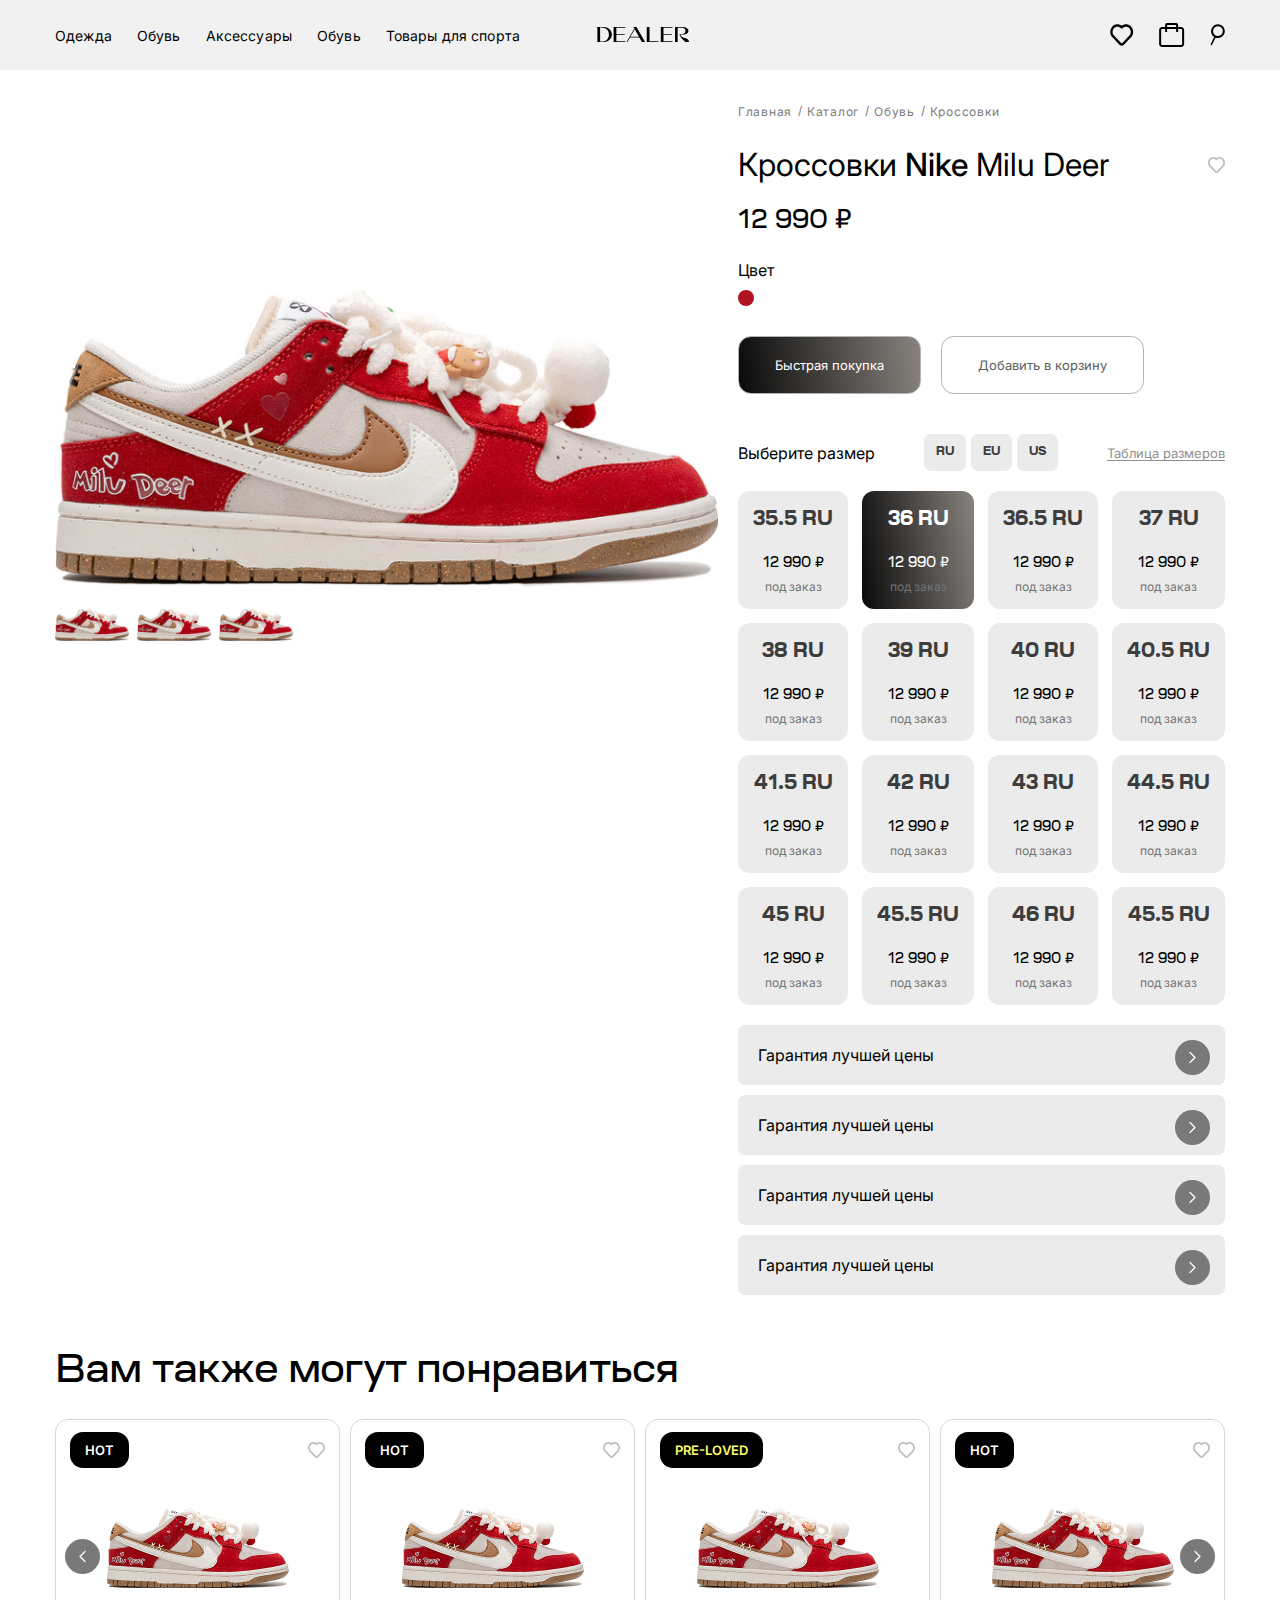
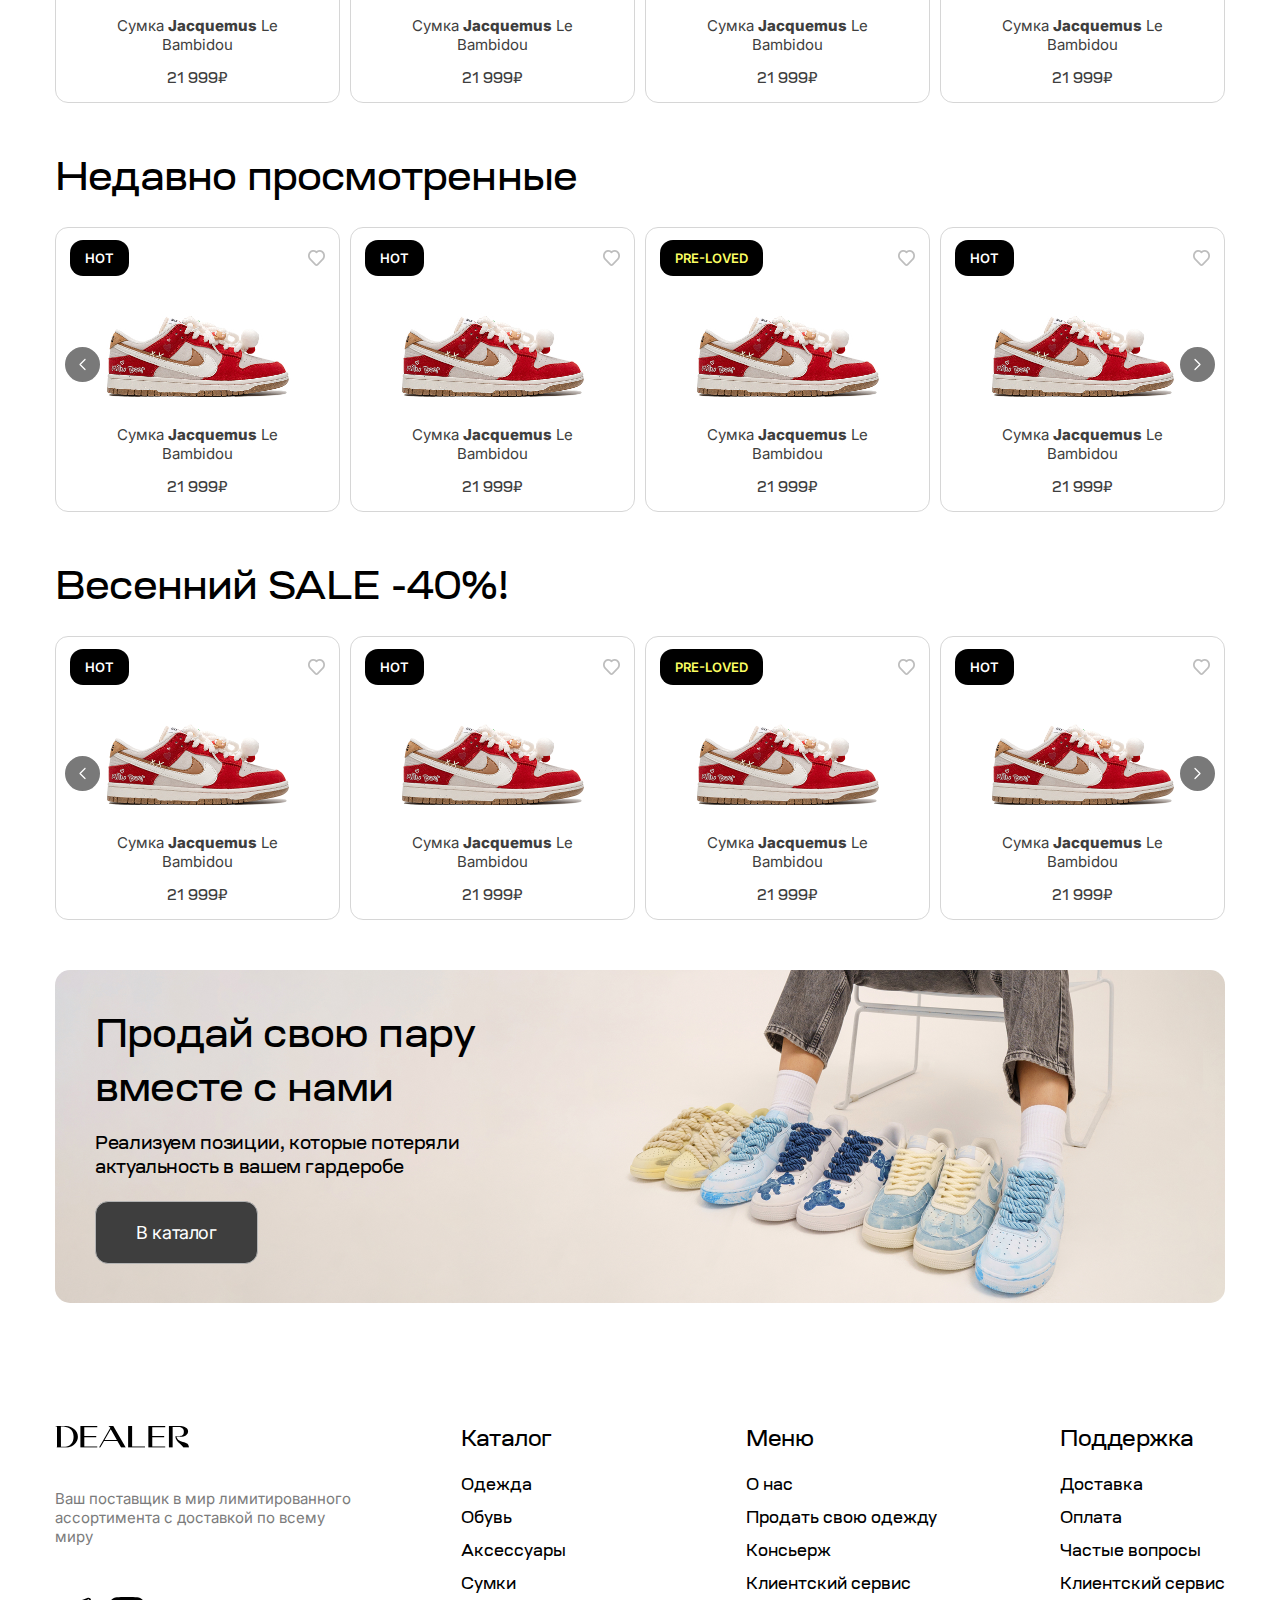
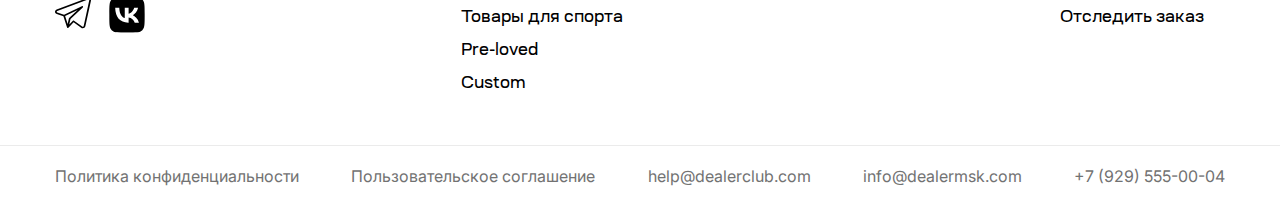
<file: product.html>
<html lang="ru">
  <head>
    <meta charset="UTF-8" />
    <meta http-equiv="X-UA-Compatible" content="IE=edge" />
    <meta name="viewport" content="width=device-width, initial-scale=1.0" />
    <title>Стартовый шаблон</title>
    <link rel="stylesheet" href="https://cdn.jsdelivr.net/npm/swiper@11/swiper-bundle.min.css" />
    <link rel="stylesheet" href="./css/main.css" />
  </head>
  <body>
    <div class="wrapper">
      <div class="header__relative">
        <header class="header header__product">
          <div class="header__container">
            <button type="button" class="menu__icon icon-menu"><span></span></button>
            <div class="header__menu menu">
              <nav class="menu__body">
                <ul class="menu__list">
                  <li class="menu__item">
                    <a href="#" class="menu__link">Одежда</a>
                  </li>
                  <li class="menu__item">
                    <button class="menu__arrow">
                      <img src="img/icons/arrow.svg" alt="" />
                    </button>
                    <a href="#" class="menu__link">Обувь</a>
                    <div class="menu__sublist">
                      <div class="menu--sublist__inner">
                        <div class="menu--sublist__left sublist-left">
                          <nav class="sublist-left__nav">
                            <ul class="sublist-left__list sublist-left__list--delete">
                              <p class="sublist-left__title">Разделы</p>
                              <li class="sublist-left__item">
                                <a href="" class="sublist-left__link">Смотреть все</a>
                              </li>
                              <li class="sublist-left__item">
                                <a href="" class="sublist-left__link">Custom</a>
                              </li>
                              <li class="sublist-left__item">
                                <a href="" class="sublist-left__link">Pre-Loved</a>
                              </li>
                              <li class="sublist-left__item">
                                <a href="" class="sublist-left__link">В наличии</a>
                              </li>
                            </ul>
                            <ul class="sublist-left__list">
                              <p class="sublist-left__title">Категории</p>
                              <li class="sublist-left__item">
                                <a href="" class="sublist-left__link">Смотреть все</a>
                              </li>
                              <li class="sublist-left__item">
                                <a href="" class="sublist-left__link"> Свитера, трикотаж </a>
                              </li>
                              <li class="sublist-left__item">
                                <a href="" class="sublist-left__link">Худи, свитшоты</a>
                              </li>
                              <li class="sublist-left__item">
                                <a href="" class="sublist-left__link">Футболки, поло</a>
                              </li>
                              <li class="sublist-left__item">
                                <a href="" class="sublist-left__link"> Кофты на молнии </a>
                              </li>
                              <li class="sublist-left__item">
                                <a href="" class="sublist-left__link">Лонгсливы</a>
                              </li>
                              <li class="sublist-left__item">
                                <a href="" class="sublist-left__link">В наличии</a>
                              </li>
                            </ul>
                            <ul class="sublist-left__list sublist-left__list--delete">
                              <p class="sublist-left__title">От редакции</p>
                              <li class="sublist-left__item">
                                <a href="" class="sublist-left__link">На свидание</a>
                              </li>
                              <li class="sublist-left__item">
                                <a href="" class="sublist-left__link">Самые редкие модели</a>
                              </li>
                              <li class="sublist-left__item">
                                <a href="" class="sublist-left__link">Российские дизайнеры</a>
                              </li>
                              <li class="sublist-left__item">
                                <a href="" class="sublist-left__link">Футболки, поло</a>
                              </li>
                              <li class="sublist-left__item">
                                <a href="" class="sublist-left__link">Образы для делового ужина</a>
                              </li>
                              <li class="sublist-left__item">
                                <a href="" class="sublist-left__link">Перед тренировкой</a>
                              </li>
                            </ul>
                            <ul class="sublist-left__list sublist-left__list--delete">
                              <p class="sublist-left__title">Все бренды</p>
                              <li class="sublist-left__item">
                                <a href="" class="sublist-left__link">Gucci</a>
                              </li>
                              <li class="sublist-left__item">
                                <a href="" class="sublist-left__link">Adidas</a>
                              </li>
                              <li class="sublist-left__item">
                                <a href="" class="sublist-left__link">Jacquemus</a>
                              </li>
                              <li class="sublist-left__item">
                                <a href="" class="sublist-left__link">Nike</a>
                              </li>
                              <li class="sublist-left__item">
                                <a href="" class="sublist-left__link">Dior</a>
                              </li>
                              <li class="sublist-left__item">
                                <a href="" class="sublist-left__link">Prada</a>
                              </li>
                              <li class="sublist-left__item">
                                <a href="" class="sublist-left__link">Dolce & Gabana</a>
                              </li>
                            </ul>
                          </nav>
                          <div class="sublist-left__block sublist-left-block">
                            <a
                              href=""
                              class="sublist-left-block__catalog sublist-left-block__catalog--main"
                              data-da=".menu__body,1000.99,1"
                              >Весь каталог</a
                            >
                            <div class="sublist-left-block__runninText sublist-left-block__runninText--main">
                              <p>весеннее обострение /// -40% на одежду adidas</p>
                              <p>весеннее обострение /// -40% на одежду adidas</p>
                              <p>весеннее обострение /// -40% на одежду adidas</p>
                            </div>
                          </div>
                        </div>
                        <div class="menu--sublist__right sublist-right sublist-right--main" data-da=".menu__body,1000.99, last">
                          <div class="sublist-right__inner">
                            <div class="sublist-right__img">
                              <img src="img/icons/focus.png" alt="Focus week" />
                              <p class="sublist-right__focus">Фокус недели</p>
                            </div>
                            <p class="sublist-right__title"><span>Adidas</span> Ozweego</p>
                            <a href="" class="sublist-right__link">Перейти к модели</a>
                          </div>
                        </div>
                      </div>
                    </div>
                  </li>
                  <li class="menu__item">
                    <a href="#" class="menu__link">Аксессуары</a>
                  </li>
                  <li class="menu__item">
                    <button class="menu__arrow">
                      <img src="img/icons/arrow.svg" alt="" />
                    </button>
                    <a href="#" class="menu__link">Обувь</a>
                    <div class="menu__sublist">
                      <div class="menu--sublist__inner">
                        <div class="menu--sublist__left sublist-left">
                          <nav class="sublist-left__nav">
                            <ul class="sublist-left__list sublist-left__list--delete">
                              <p class="sublist-left__title">Разделы</p>
                              <li class="sublist-left__item">
                                <a href="" class="sublist-left__link">Смотреть все</a>
                              </li>
                              <li class="sublist-left__item">
                                <a href="" class="sublist-left__link">Custom</a>
                              </li>
                              <li class="sublist-left__item">
                                <a href="" class="sublist-left__link">Pre-Loved</a>
                              </li>
                              <li class="sublist-left__item">
                                <a href="" class="sublist-left__link">В наличии</a>
                              </li>
                            </ul>
                            <ul class="sublist-left__list">
                              <p class="sublist-left__title">Категории</p>
                              <li class="sublist-left__item">
                                <a href="" class="sublist-left__link">Смотреть все</a>
                              </li>
                              <li class="sublist-left__item">
                                <a href="" class="sublist-left__link"> Свитера, трикотаж </a>
                              </li>
                              <li class="sublist-left__item">
                                <a href="" class="sublist-left__link">Худи, свитшоты</a>
                              </li>
                              <li class="sublist-left__item">
                                <a href="" class="sublist-left__link">Футболки, поло</a>
                              </li>
                              <li class="sublist-left__item">
                                <a href="" class="sublist-left__link"> Кофты на молнии </a>
                              </li>
                              <li class="sublist-left__item">
                                <a href="" class="sublist-left__link">Лонгсливы</a>
                              </li>
                              <li class="sublist-left__item">
                                <a href="" class="sublist-left__link">В наличии</a>
                              </li>
                            </ul>
                            <ul class="sublist-left__list sublist-left__list--delete">
                              <p class="sublist-left__title">От редакции</p>
                              <li class="sublist-left__item">
                                <a href="" class="sublist-left__link">На свидание</a>
                              </li>
                              <li class="sublist-left__item">
                                <a href="" class="sublist-left__link">Самые редкие модели</a>
                              </li>
                              <li class="sublist-left__item">
                                <a href="" class="sublist-left__link">Российские дизайнеры</a>
                              </li>
                              <li class="sublist-left__item">
                                <a href="" class="sublist-left__link">Футболки, поло</a>
                              </li>
                              <li class="sublist-left__item">
                                <a href="" class="sublist-left__link">Образы для делового ужина</a>
                              </li>
                              <li class="sublist-left__item">
                                <a href="" class="sublist-left__link">Перед тренировкой</a>
                              </li>
                            </ul>
                            <ul class="sublist-left__list sublist-left__list--delete">
                              <p class="sublist-left__title">Все бренды</p>
                              <li class="sublist-left__item">
                                <a href="" class="sublist-left__link">Gucci</a>
                              </li>
                              <li class="sublist-left__item">
                                <a href="" class="sublist-left__link">Adidas</a>
                              </li>
                              <li class="sublist-left__item">
                                <a href="" class="sublist-left__link">Jacquemus</a>
                              </li>
                              <li class="sublist-left__item">
                                <a href="" class="sublist-left__link">Nike</a>
                              </li>
                              <li class="sublist-left__item">
                                <a href="" class="sublist-left__link">Dior</a>
                              </li>
                              <li class="sublist-left__item">
                                <a href="" class="sublist-left__link">Prada</a>
                              </li>
                              <li class="sublist-left__item">
                                <a href="" class="sublist-left__link">Dolce & Gabana</a>
                              </li>
                            </ul>
                          </nav>
                          <div class="sublist-left__block sublist-left-block">
                            <a href="" class="sublist-left-block__catalog" data-da=".menu__body,1000.99,1">Весь каталог</a>
                            <div class="sublist-left-block__runninText sublist-left-block__runninText--main">
                              <p>весеннее обострение /// -40% на одежду adidas</p>
                              <p>весеннее обострение /// -40% на одежду adidas</p>
                              <p>весеннее обострение /// -40% на одежду adidas</p>
                            </div>
                          </div>
                        </div>
                        <div class="menu--sublist__right sublist-right" data-da=".menu__body,1000.99, last">
                          <div class="sublist-right__inner">
                            <div class="sublist-right__img">
                              <img src="img/icons/focus.png" alt="Focus week" />
                              <p class="sublist-right__focus">Фокус недели</p>
                            </div>
                            <p class="sublist-right__title"><span>Adidas</span> Ozweego</p>
                            <a href="" class="sublist-right__link">Перейти к модели</a>
                          </div>
                        </div>
                      </div>
                    </div>
                  </li>
                  <li class="menu__item">
                    <a href="#" class="menu__link">Товары для спорта</a>
                  </li>
                </ul>
              </nav>
            </div>
            <a href="index.html" class="header__logo">
              <svg width="93" height="16" viewBox="0 0 93 16" fill="none" xmlns="http://www.w3.org/2000/svg">
                <g clip-path="url(#clip0_6112_367)">
                  <path
                    fill-rule="evenodd"
                    clip-rule="evenodd"
                    d="M1.12875 14.9396L1.37391 14.4166V0.458647L0.0901043 0.0738583C0.00613356 0.0487547 0.0733102 0.0520229 0.112581 0.0520229C1.03946 0.0546379 7.56619 0.0696735 7.56619 0.0696735C9.94456 0.058691 11.9216 0.961762 13.4195 2.30543C14.8786 3.61423 15.8897 5.33452 15.8897 7.52372C15.8897 9.25172 15.2738 10.4476 14.592 11.477C12.0644 15.2937 7.25395 14.9995 7.25395 14.9995H1.1665C1.13581 14.9995 1.11566 14.9675 1.12875 14.9396ZM64.7895 0.0479708V15.0048H76.4999V14.2149C73.5023 14.2149 70.5047 14.2149 67.5072 14.2149V7.75646H75.78V6.9276H67.4941V0.835069C70.4959 0.835069 73.4979 0.835069 76.4999 0.835069V0.0618296L64.7895 0.0479708ZM79.0657 15.0048V0.0479708H87.1056C87.8998 0.0479708 92.3774 0.610968 92.3774 3.69288C92.3774 6.25359 89.8159 7.52638 87.4765 7.52638H84.4056C84.4056 7.52638 84.3591 10.1508 88.7148 11.0277C90.0654 11.2996 91.0962 11.6714 91.7198 12.2121C93.1074 13.4152 92.925 15.0048 92.925 15.0048H89.1079C88.6199 14.1614 87.4428 13.0014 86.5627 12.2207C85.3623 11.1556 83.5342 9.13161 83.5342 7.04042H86.5528C86.9085 7.01085 87.9973 7.01013 88.8112 6.08525C89.2309 5.60848 89.4238 4.89382 89.4238 3.82297C89.4238 0.512515 85.8347 0.652546 85.6934 0.652546H81.6503V15.0048H79.0657ZM50.745 0.0479708H53.523V14.24H62.494V15.0032L50.745 15.0048V0.0479708ZM30.5574 15.0048H31.4197L34.0542 10.4013H43.2864L45.8787 14.9949H49.1059L40.4615 0.0479708H37.1003L38.4305 1.23999L30.5574 15.0048ZM34.3985 9.7997L38.7028 2.27892L42.9469 9.7997H34.3985ZM17.627 0.0479708V15.0048H29.3372V14.2149C26.3398 14.2149 23.3422 14.2149 20.3446 14.2149V7.75646H28.6175V6.9276H20.3315V0.835069C23.3334 0.835069 26.3353 0.835069 29.3372 0.835069V0.0618296L17.627 0.0479708ZM4.08721 0.391313C5.55389 0.391313 12.9103 0.0479708 12.9103 7.52638C12.9103 11.9611 10.1224 14.3853 7.13222 14.3853H4.14748L4.08721 0.391313Z"
                    fill="white"
                  />
                </g>
                <defs>
                  <clipPath id="clip0_6112_367">
                    <rect width="93" height="15.0359" fill="white" />
                  </clipPath>
                </defs>
              </svg>
            </a>
            <div class="header__buttons header-buttons">
              <div class="header-buttons__inner">
                <a href="" class="header-buttons__link">
                  <img src="img/icons/favorite-b.svg" alt="" />
                </a>
                <a href="" class="header-buttons__link">
                  <img src="img/icons/cart-b.svg" alt="" />
                  <span></span>
                </a>
                <a href="" class="header-buttons__link">
                  <img src="img/icons/search-b.svg" alt="" />
                </a>
              </div>
            </div>
          </div>
        </header>
      </div>

      <main class="page">
        <section class="cardProduct">
          <div class="cardProduct__container">
            <div class="cardProduct__inner">
              <div class="cardProduct__left cardProduct-left">
                <div class="cardProduct-left__mainImg">
                  <img src="img/product/main.jpg" alt="" />
                </div>
                <div class="cardProduct-left__options left-options">
                  <div class="left-options__item">
                    <img src="img/product/main.jpg" alt="" />
                  </div>
                  <div class="left-options__item">
                    <img src="img/product/main.jpg" alt="" />
                  </div>
                  <div class="left-options__item">
                    <img src="img/product/main.jpg" alt="" />
                  </div>
                </div>
              </div>
              <div class="cardProduct__right cardProduct-right">
                <div class="cardProduct-right__breadcrumbs right-breadcrumbs" data-da=".cardProduct__container,1000,first">
                  <ul class="right-breadcrumbs__list">
                    <li class="right-breadcrumbs__item">
                      <a href="" class="right-breadcrumbs__link">Главная</a>
                    </li>
                    <li class="right-breadcrumbs__item">
                      <a href="" class="right-breadcrumbs__link">Каталог</a>
                    </li>
                    <li class="right-breadcrumbs__item">
                      <a href="" class="right-breadcrumbs__link">Обувь</a>
                    </li>
                    <li class="right-breadcrumbs__item">
                      <a href="" class="right-breadcrumbs__link">Кроссовки</a>
                    </li>
                  </ul>
                </div>
                <div class="cardProduct-right__inner">
                  <h2 class="cardProduct-right__title">Кроссовки <span>Nike</span> Milu Deer</h2>
                  <button class="cardProduct-right__like">
                    <img src="img/icons/heartS.svg" alt="" />
                  </button>
                </div>
                <p class="cardProduct-right__price">12 990 ₽</p>
                <div class="cardProduct-right__colors right-colors">
                  <h3 class="right-colors__title">Цвет</h3>
                  <div class="right-colors__list">
                    <li class="right-colors__item">
                      <span class="right-colors__color"></span>
                    </li>
                  </div>
                </div>
                <div class="cardProduct-right__buttons right-buttons">
                  <a href="" class="right-buttons__fastOrder">Быстрая покупка</a>
                  <button class="right-buttons__addToCart">Добавить в корзину</button>
                </div>
                <div class="cardProduct-right__block">
                  <div class="cardProduct-right__size right-size">
                    <div class="right-size__inner">
                      <h4 class="right-size__title">Выберите размер</h4>
                      <ul class="right-size__list">
                        <li class="right-size__item">
                          <button class="right-size__link right-size__link--active" data-tab="One">ru</button>
                        </li>
                        <li class="right-size__item">
                          <button class="right-size__link" data-tab="Two">eu</button>
                        </li>
                        <li class="right-size__item">
                          <button class="right-size__link" data-tab="Three">us</button>
                        </li>
                      </ul>
                      <a href="" class="right-size__sizeTable">Таблица размеров</a>
                    </div>
                    <div class="right-size__tabs">
                      <div class="right-size__grid right-size__grid--active" id="One">
                        <div class="right-size__size size-size">
                          <h4 class="size-size__title">35.5 RU</h4>
                          <p class="size-size__price">12 990 ₽</p>
                          <span class="size-size__inStock">под заказ</span>
                        </div>
                        <div class="right-size__size size-size size-size--active">
                          <h4 class="size-size__title">36 RU</h4>
                          <p class="size-size__price">12 990 ₽</p>
                          <span class="size-size__inStock">под заказ</span>
                        </div>
                        <div class="right-size__size size-size">
                          <h4 class="size-size__title">36.5 RU</h4>
                          <p class="size-size__price">12 990 ₽</p>
                          <span class="size-size__inStock">под заказ</span>
                        </div>
                        <div class="right-size__size size-size">
                          <h4 class="size-size__title">37 RU</h4>
                          <p class="size-size__price">12 990 ₽</p>
                          <span class="size-size__inStock">под заказ</span>
                        </div>
                        <div class="right-size__size size-size">
                          <h4 class="size-size__title">38 RU</h4>
                          <p class="size-size__price">12 990 ₽</p>
                          <span class="size-size__inStock">под заказ</span>
                        </div>
                        <div class="right-size__size size-size">
                          <h4 class="size-size__title">39 RU</h4>
                          <p class="size-size__price">12 990 ₽</p>
                          <span class="size-size__inStock">под заказ</span>
                        </div>
                        <div class="right-size__size size-size">
                          <h4 class="size-size__title">40 RU</h4>
                          <p class="size-size__price">12 990 ₽</p>
                          <span class="size-size__inStock">под заказ</span>
                        </div>
                        <div class="right-size__size size-size">
                          <h4 class="size-size__title">40.5 RU</h4>
                          <p class="size-size__price">12 990 ₽</p>
                          <span class="size-size__inStock">под заказ</span>
                        </div>
                        <div class="right-size__size size-size">
                          <h4 class="size-size__title">41.5 RU</h4>
                          <p class="size-size__price">12 990 ₽</p>
                          <span class="size-size__inStock">под заказ</span>
                        </div>
                        <div class="right-size__size size-size">
                          <h4 class="size-size__title">42 RU</h4>
                          <p class="size-size__price">12 990 ₽</p>
                          <span class="size-size__inStock">под заказ</span>
                        </div>
                        <div class="right-size__size size-size">
                          <h4 class="size-size__title">43 RU</h4>
                          <p class="size-size__price">12 990 ₽</p>
                          <span class="size-size__inStock">под заказ</span>
                        </div>
                        <div class="right-size__size size-size">
                          <h4 class="size-size__title">44.5 RU</h4>
                          <p class="size-size__price">12 990 ₽</p>
                          <span class="size-size__inStock">под заказ</span>
                        </div>
                        <div class="right-size__size size-size">
                          <h4 class="size-size__title">45 RU</h4>
                          <p class="size-size__price">12 990 ₽</p>
                          <span class="size-size__inStock">под заказ</span>
                        </div>
                        <div class="right-size__size size-size">
                          <h4 class="size-size__title">45.5 RU</h4>
                          <p class="size-size__price">12 990 ₽</p>
                          <span class="size-size__inStock">под заказ</span>
                        </div>
                        <div class="right-size__size size-size">
                          <h4 class="size-size__title">46 RU</h4>
                          <p class="size-size__price">12 990 ₽</p>
                          <span class="size-size__inStock">под заказ</span>
                        </div>
                        <div class="right-size__size size-size">
                          <h4 class="size-size__title">45.5 RU</h4>
                          <p class="size-size__price">12 990 ₽</p>
                          <span class="size-size__inStock">под заказ</span>
                        </div>
                      </div>
                      <div class="right-size__grid" id="Two">
                        <div class="right-size__size size-size">
                          <h4 class="size-size__title">35.5 EU</h4>
                          <p class="size-size__price">12 990 ₽</p>
                          <span class="size-size__inStock">под заказ</span>
                        </div>
                        <div class="right-size__size size-size size-size--active">
                          <h4 class="size-size__title">36 EU</h4>
                          <p class="size-size__price">12 990 ₽</p>
                          <span class="size-size__inStock">под заказ</span>
                        </div>
                        <div class="right-size__size size-size">
                          <h4 class="size-size__title">36.5 EU</h4>
                          <p class="size-size__price">12 990 ₽</p>
                          <span class="size-size__inStock">под заказ</span>
                        </div>
                        <div class="right-size__size size-size">
                          <h4 class="size-size__title">37 EU</h4>
                          <p class="size-size__price">12 990 ₽</p>
                          <span class="size-size__inStock">под заказ</span>
                        </div>
                        <div class="right-size__size size-size">
                          <h4 class="size-size__title">38 EU</h4>
                          <p class="size-size__price">12 990 ₽</p>
                          <span class="size-size__inStock">под заказ</span>
                        </div>
                        <div class="right-size__size size-size">
                          <h4 class="size-size__title">39 EU</h4>
                          <p class="size-size__price">12 990 ₽</p>
                          <span class="size-size__inStock">под заказ</span>
                        </div>
                        <div class="right-size__size size-size">
                          <h4 class="size-size__title">40 EU</h4>
                          <p class="size-size__price">12 990 ₽</p>
                          <span class="size-size__inStock">под заказ</span>
                        </div>
                        <div class="right-size__size size-size">
                          <h4 class="size-size__title">40.5 EU</h4>
                          <p class="size-size__price">12 990 ₽</p>
                          <span class="size-size__inStock">под заказ</span>
                        </div>
                        <div class="right-size__size size-size">
                          <h4 class="size-size__title">41.5 EU</h4>
                          <p class="size-size__price">12 990 ₽</p>
                          <span class="size-size__inStock">под заказ</span>
                        </div>
                        <div class="right-size__size size-size">
                          <h4 class="size-size__title">42 EU</h4>
                          <p class="size-size__price">12 990 ₽</p>
                          <span class="size-size__inStock">под заказ</span>
                        </div>
                        <div class="right-size__size size-size">
                          <h4 class="size-size__title">43 EU</h4>
                          <p class="size-size__price">12 990 ₽</p>
                          <span class="size-size__inStock">под заказ</span>
                        </div>
                        <div class="right-size__size size-size">
                          <h4 class="size-size__title">44.5 EU</h4>
                          <p class="size-size__price">12 990 ₽</p>
                          <span class="size-size__inStock">под заказ</span>
                        </div>
                        <div class="right-size__size size-size">
                          <h4 class="size-size__title">45 EU</h4>
                          <p class="size-size__price">12 990 ₽</p>
                          <span class="size-size__inStock">под заказ</span>
                        </div>
                        <div class="right-size__size size-size">
                          <h4 class="size-size__title">45.5 EU</h4>
                          <p class="size-size__price">12 990 ₽</p>
                          <span class="size-size__inStock">под заказ</span>
                        </div>
                        <div class="right-size__size size-size">
                          <h4 class="size-size__title">46 EU</h4>
                          <p class="size-size__price">12 990 ₽</p>
                          <span class="size-size__inStock">под заказ</span>
                        </div>
                        <div class="right-size__size size-size">
                          <h4 class="size-size__title">45.5 EU</h4>
                          <p class="size-size__price">12 990 ₽</p>
                          <span class="size-size__inStock">под заказ</span>
                        </div>
                      </div>
                      <div class="right-size__grid" id="Three">
                        <div class="right-size__size size-size">
                          <h4 class="size-size__title">5 US</h4>
                          <p class="size-size__price">12 990 ₽</p>
                          <span class="size-size__inStock">под заказ</span>
                        </div>
                        <div class="right-size__size size-size size-size--active">
                          <h4 class="size-size__title">5.5 US</h4>
                          <p class="size-size__price">12 990 ₽</p>
                          <span class="size-size__inStock">под заказ</span>
                        </div>
                        <div class="right-size__size size-size">
                          <h4 class="size-size__title">6 US</h4>
                          <p class="size-size__price">12 990 ₽</p>
                          <span class="size-size__inStock">под заказ</span>
                        </div>
                        <div class="right-size__size size-size">
                          <h4 class="size-size__title">6.5 US</h4>
                          <p class="size-size__price">12 990 ₽</p>
                          <span class="size-size__inStock">под заказ</span>
                        </div>
                        <div class="right-size__size size-size">
                          <h4 class="size-size__title">7.5 US</h4>
                          <p class="size-size__price">12 990 ₽</p>
                          <span class="size-size__inStock">под заказ</span>
                        </div>
                        <div class="right-size__size size-size">
                          <h4 class="size-size__title">8.5 US</h4>
                          <p class="size-size__price">12 990 ₽</p>
                          <span class="size-size__inStock">под заказ</span>
                        </div>
                        <div class="right-size__size size-size">
                          <h4 class="size-size__title">9 US</h4>
                          <p class="size-size__price">12 990 ₽</p>
                          <span class="size-size__inStock">под заказ</span>
                        </div>
                        <div class="right-size__size size-size">
                          <h4 class="size-size__title">9.5 US</h4>
                          <p class="size-size__price">12 990 ₽</p>
                          <span class="size-size__inStock">под заказ</span>
                        </div>
                        <div class="right-size__size size-size">
                          <h4 class="size-size__title">10 US</h4>
                          <p class="size-size__price">12 990 ₽</p>
                          <span class="size-size__inStock">под заказ</span>
                        </div>
                        <div class="right-size__size size-size">
                          <h4 class="size-size__title">10.5 US</h4>
                          <p class="size-size__price">12 990 ₽</p>
                          <span class="size-size__inStock">под заказ</span>
                        </div>
                        <div class="right-size__size size-size">
                          <h4 class="size-size__title">11 US</h4>
                          <p class="size-size__price">12 990 ₽</p>
                          <span class="size-size__inStock">под заказ</span>
                        </div>
                        <div class="right-size__size size-size">
                          <h4 class="size-size__title">11.5 US</h4>
                          <p class="size-size__price">12 990 ₽</p>
                          <span class="size-size__inStock">под заказ</span>
                        </div>
                        <div class="right-size__size size-size">
                          <h4 class="size-size__title">12 US</h4>
                          <p class="size-size__price">12 990 ₽</p>
                          <span class="size-size__inStock">под заказ</span>
                        </div>
                        <div class="right-size__size size-size">
                          <h4 class="size-size__title">12.5 US</h4>
                          <p class="size-size__price">12 990 ₽</p>
                          <span class="size-size__inStock">под заказ</span>
                        </div>
                        <div class="right-size__size size-size">
                          <h4 class="size-size__title">13 US</h4>
                          <p class="size-size__price">12 990 ₽</p>
                          <span class="size-size__inStock">под заказ</span>
                        </div>
                        <div class="right-size__size size-size">
                          <h4 class="size-size__title">12.5 US</h4>
                          <p class="size-size__price">12 990 ₽</p>
                          <span class="size-size__inStock">под заказ</span>
                        </div>
                      </div>
                    </div>
                  </div>
                  <div class="cardProduct-right__spollers right-spollers">
                    <div class="right-spollers__inner">
                      <div class="right-spollers__item">
                        <div class="right-spollers__arrow">
                          <img src="img/icons/arrow.svg" alt="" />
                        </div>
                        <button class="right-spollers__button">Гарантия лучшей цены</button>
                        <div class="right-spollers__text">
                          <p>
                            Если вы нашли данную модель где-либо в наличии по более низкой цене — пришлите нам ссылку на данную
                            модель в другом магазине. Мы будем рады предложить вам скидку, компенсирующую разницу в стоимости, и
                            лучшую цену относительно конкурентов.Обратите внимание, что акция распространяется только на
                            российские платформы.
                          </p>
                        </div>
                      </div>
                      <div class="right-spollers__item">
                        <div class="right-spollers__arrow">
                          <img src="img/icons/arrow.svg" alt="" />
                        </div>
                        <button class="right-spollers__button">Гарантия лучшей цены</button>
                        <div class="right-spollers__text">
                          <p>
                            Если вы нашли данную модель где-либо в наличии по более низкой цене — пришлите нам ссылку на данную
                            модель в другом магазине. Мы будем рады предложить вам скидку, компенсирующую разницу в стоимости, и
                            лучшую цену относительно конкурентов.Обратите внимание, что акция распространяется только на
                            российские платформы.
                          </p>
                        </div>
                      </div>
                      <div class="right-spollers__item">
                        <div class="right-spollers__arrow">
                          <img src="img/icons/arrow.svg" alt="" />
                        </div>
                        <button class="right-spollers__button">Гарантия лучшей цены</button>
                        <div class="right-spollers__text">
                          <p>
                            Если вы нашли данную модель где-либо в наличии по более низкой цене — пришлите нам ссылку на данную
                            модель в другом магазине. Мы будем рады предложить вам скидку, компенсирующую разницу в стоимости, и
                            лучшую цену относительно конкурентов.Обратите внимание, что акция распространяется только на
                            российские платформы.
                          </p>
                        </div>
                      </div>
                      <div class="right-spollers__item">
                        <div class="right-spollers__arrow">
                          <img src="img/icons/arrow.svg" alt="" />
                        </div>
                        <button class="right-spollers__button">Гарантия лучшей цены</button>
                        <div class="right-spollers__text">
                          <p>
                            Если вы нашли данную модель где-либо в наличии по более низкой цене — пришлите нам ссылку на данную
                            модель в другом магазине. Мы будем рады предложить вам скидку, компенсирующую разницу в стоимости, и
                            лучшую цену относительно конкурентов.Обратите внимание, что акция распространяется только на
                            российские платформы.
                          </p>
                        </div>
                      </div>
                    </div>
                  </div>
                </div>
              </div>
            </div>
          </div>
        </section>
        <section class="like">
          <div class="like__container">
            <div class="like__inner primary--inner">
              <h2 class="like__title primary--title">Вам также могут понравиться</h2>
            </div>
            <div class="like__slider swiper">
              <div class="like__wrapper swiper-wrapper">
                <div class="like__slide swiper-slide primaryCard">
                  <a href="product.html" class="primaryCard__inner">
                    <div class="primaryCard__top">
                      <p class="primaryCard__hot">hot</p>
                      <button class="primaryCard__favorite">
                        <img src="img/icons/heartS.svg" alt="" />
                      </button>
                    </div>
                    <div class="primaryCard__img">
                      <img src="img/primaryCard/1.jpg" alt="" />
                    </div>
                    <h4 class="primaryCard__title">Сумка <span>Jacquemus</span> Le Bambidou</h4>
                    <p class="primaryCard__price">21 999₽</p>
                  </a>
                </div>
                <div class="like__slide swiper-slide primaryCard">
                  <a href="product.html" class="primaryCard__inner">
                    <div class="primaryCard__top">
                      <p class="primaryCard__hot">hot</p>
                      <button class="primaryCard__favorite">
                        <img src="img/icons/heartS.svg" alt="" />
                      </button>
                    </div>
                    <div class="primaryCard__img">
                      <img src="img/primaryCard/1.jpg" alt="" />
                    </div>
                    <h4 class="primaryCard__title">Сумка <span>Jacquemus</span> Le Bambidou</h4>
                    <p class="primaryCard__price">21 999₽</p>
                  </a>
                </div>
                <div class="like__slide swiper-slide primaryCard">
                  <a href="product.html" class="primaryCard__inner">
                    <div class="primaryCard__top">
                      <p class="primaryCard__preLoved">Pre-loved</p>
                      <button class="primaryCard__favorite">
                        <img src="img/icons/heartS.svg" alt="" />
                      </button>
                    </div>
                    <div class="primaryCard__img">
                      <img src="img/primaryCard/1.jpg" alt="" />
                    </div>
                    <h4 class="primaryCard__title">Сумка <span>Jacquemus</span> Le Bambidou</h4>
                    <p class="primaryCard__price">21 999₽</p>
                  </a>
                </div>
                <div class="like__slide swiper-slide primaryCard">
                  <a href="product.html" class="primaryCard__inner">
                    <div class="primaryCard__top">
                      <p class="primaryCard__hot">hot</p>
                      <button class="primaryCard__favorite">
                        <img src="img/icons/heartS.svg" alt="" />
                      </button>
                    </div>
                    <div class="primaryCard__img">
                      <img src="img/primaryCard/1.jpg" alt="" />
                    </div>
                    <h4 class="primaryCard__title">Сумка <span>Jacquemus</span> Le Bambidou</h4>
                    <p class="primaryCard__price">21 999₽</p>
                  </a>
                </div>
                <div class="like__slide swiper-slide primaryCard">
                  <a href="product.html" class="primaryCard__inner">
                    <div class="primaryCard__top">
                      <p class="primaryCard__preLoved">Pre-loved</p>
                      <button class="primaryCard__favorite">
                        <img src="img/icons/heartS.svg" alt="" />
                      </button>
                    </div>
                    <div class="primaryCard__img">
                      <img src="img/primaryCard/1.jpg" alt="" />
                    </div>
                    <h4 class="primaryCard__title">Сумка <span>Jacquemus</span> Le Bambidou</h4>
                    <p class="primaryCard__price">21 999₽</p>
                  </a>
                </div>
                <div class="like__slide swiper-slide primaryCard">
                  <a href="product.html" class="primaryCard__inner">
                    <div class="primaryCard__top">
                      <p class="primaryCard__hot">hot</p>
                      <button class="primaryCard__favorite">
                        <img src="img/icons/heartS.svg" alt="" />
                      </button>
                    </div>
                    <div class="primaryCard__img">
                      <img src="img/primaryCard/1.jpg" alt="" />
                    </div>
                    <h4 class="primaryCard__title">Сумка <span>Jacquemus</span> Le Bambidou</h4>
                    <p class="primaryCard__price">21 999₽</p>
                  </a>
                </div>
              </div>
              <button type="button" class="like-button-prev swiper-button-prev primary--arrow-left"></button>
              <button type="button" class="like-button-next swiper-button-next primary--arrow-right"></button>
            </div>
          </div>
        </section>
        <section class="recent">
          <div class="recent__container">
            <div class="recent__inner primary--inner">
              <h2 class="recent__title primary--title">Недавно просмотренные</h2>
            </div>
            <div class="recent__slider swiper">
              <div class="recent__wrapper swiper-wrapper">
                <div class="recent__slide swiper-slide primaryCard">
                  <a href="product.html" class="primaryCard__inner">
                    <div class="primaryCard__top">
                      <p class="primaryCard__hot">hot</p>
                      <button class="primaryCard__favorite">
                        <img src="img/icons/heartS.svg" alt="" />
                      </button>
                    </div>
                    <div class="primaryCard__img">
                      <img src="img/primaryCard/1.jpg" alt="" />
                    </div>
                    <h4 class="primaryCard__title">Сумка <span>Jacquemus</span> Le Bambidou</h4>
                    <p class="primaryCard__price">21 999₽</p>
                  </a>
                </div>
                <div class="recent__slide swiper-slide primaryCard">
                  <a href="product.html" class="primaryCard__inner">
                    <div class="primaryCard__top">
                      <p class="primaryCard__hot">hot</p>
                      <button class="primaryCard__favorite">
                        <img src="img/icons/heartS.svg" alt="" />
                      </button>
                    </div>
                    <div class="primaryCard__img">
                      <img src="img/primaryCard/1.jpg" alt="" />
                    </div>
                    <h4 class="primaryCard__title">Сумка <span>Jacquemus</span> Le Bambidou</h4>
                    <p class="primaryCard__price">21 999₽</p>
                  </a>
                </div>
                <div class="recent__slide swiper-slide primaryCard">
                  <a href="product.html" class="primaryCard__inner">
                    <div class="primaryCard__top">
                      <p class="primaryCard__preLoved">Pre-loved</p>
                      <button class="primaryCard__favorite">
                        <img src="img/icons/heartS.svg" alt="" />
                      </button>
                    </div>
                    <div class="primaryCard__img">
                      <img src="img/primaryCard/1.jpg" alt="" />
                    </div>
                    <h4 class="primaryCard__title">Сумка <span>Jacquemus</span> Le Bambidou</h4>
                    <p class="primaryCard__price">21 999₽</p>
                  </a>
                </div>
                <div class="recent__slide swiper-slide primaryCard">
                  <a href="product.html" class="primaryCard__inner">
                    <div class="primaryCard__top">
                      <p class="primaryCard__hot">hot</p>
                      <button class="primaryCard__favorite">
                        <img src="img/icons/heartS.svg" alt="" />
                      </button>
                    </div>
                    <div class="primaryCard__img">
                      <img src="img/primaryCard/1.jpg" alt="" />
                    </div>
                    <h4 class="primaryCard__title">Сумка <span>Jacquemus</span> Le Bambidou</h4>
                    <p class="primaryCard__price">21 999₽</p>
                  </a>
                </div>
                <div class="recent__slide swiper-slide primaryCard">
                  <a href="product.html" class="primaryCard__inner">
                    <div class="primaryCard__top">
                      <p class="primaryCard__preLoved">Pre-loved</p>
                      <button class="primaryCard__favorite">
                        <img src="img/icons/heartS.svg" alt="" />
                      </button>
                    </div>
                    <div class="primaryCard__img">
                      <img src="img/primaryCard/1.jpg" alt="" />
                    </div>
                    <h4 class="primaryCard__title">Сумка <span>Jacquemus</span> Le Bambidou</h4>
                    <p class="primaryCard__price">21 999₽</p>
                  </a>
                </div>
                <div class="recent__slide swiper-slide primaryCard">
                  <a href="product.html" class="primaryCard__inner">
                    <div class="primaryCard__top">
                      <p class="primaryCard__hot">hot</p>
                      <button class="primaryCard__favorite">
                        <img src="img/icons/heartS.svg" alt="" />
                      </button>
                    </div>
                    <div class="primaryCard__img">
                      <img src="img/primaryCard/1.jpg" alt="" />
                    </div>
                    <h4 class="primaryCard__title">Сумка <span>Jacquemus</span> Le Bambidou</h4>
                    <p class="primaryCard__price">21 999₽</p>
                  </a>
                </div>
              </div>
              <button type="button" class="recent-button-prev swiper-button-prev primary--arrow-left"></button>
              <button type="button" class="recent-button-next swiper-button-next primary--arrow-right"></button>
            </div>
          </div>
        </section>
        <section class="sale">
          <div class="sale__container">
            <div class="sale__inner primary--inner">
              <h2 class="sale__title primary--title">Весенний SALE -40%!</h2>
            </div>
            <div class="sale__slider swiper">
              <div class="sale__wrapper swiper-wrapper">
                <div class="sale__slide swiper-slide primaryCard">
                  <a href="product.html" class="primaryCard__inner">
                    <div class="primaryCard__top">
                      <p class="primaryCard__hot">hot</p>
                      <button class="primaryCard__favorite">
                        <img src="img/icons/heartS.svg" alt="" />
                      </button>
                    </div>
                    <div class="primaryCard__img">
                      <img src="img/primaryCard/1.jpg" alt="" />
                    </div>
                    <h4 class="primaryCard__title">Сумка <span>Jacquemus</span> Le Bambidou</h4>
                    <p class="primaryCard__price">21 999₽</p>
                  </a>
                </div>
                <div class="sale__slide swiper-slide primaryCard">
                  <a href="product.html" class="primaryCard__inner">
                    <div class="primaryCard__top">
                      <p class="primaryCard__hot">hot</p>
                      <button class="primaryCard__favorite">
                        <img src="img/icons/heartS.svg" alt="" />
                      </button>
                    </div>
                    <div class="primaryCard__img">
                      <img src="img/primaryCard/1.jpg" alt="" />
                    </div>
                    <h4 class="primaryCard__title">Сумка <span>Jacquemus</span> Le Bambidou</h4>
                    <p class="primaryCard__price">21 999₽</p>
                  </a>
                </div>
                <div class="sale__slide swiper-slide primaryCard">
                  <a href="product.html" class="primaryCard__inner">
                    <div class="primaryCard__top">
                      <p class="primaryCard__preLoved">Pre-loved</p>
                      <button class="primaryCard__favorite">
                        <img src="img/icons/heartS.svg" alt="" />
                      </button>
                    </div>
                    <div class="primaryCard__img">
                      <img src="img/primaryCard/1.jpg" alt="" />
                    </div>
                    <h4 class="primaryCard__title">Сумка <span>Jacquemus</span> Le Bambidou</h4>
                    <p class="primaryCard__price">21 999₽</p>
                  </a>
                </div>
                <div class="sale__slide swiper-slide primaryCard">
                  <a href="product.html" class="primaryCard__inner">
                    <div class="primaryCard__top">
                      <p class="primaryCard__hot">hot</p>
                      <button class="primaryCard__favorite">
                        <img src="img/icons/heartS.svg" alt="" />
                      </button>
                    </div>
                    <div class="primaryCard__img">
                      <img src="img/primaryCard/1.jpg" alt="" />
                    </div>
                    <h4 class="primaryCard__title">Сумка <span>Jacquemus</span> Le Bambidou</h4>
                    <p class="primaryCard__price">21 999₽</p>
                  </a>
                </div>
                <div class="sale__slide swiper-slide primaryCard">
                  <a href="product.html" class="primaryCard__inner">
                    <div class="primaryCard__top">
                      <p class="primaryCard__preLoved">Pre-loved</p>
                      <button class="primaryCard__favorite">
                        <img src="img/icons/heartS.svg" alt="" />
                      </button>
                    </div>
                    <div class="primaryCard__img">
                      <img src="../img/primaryCard/1.jpg" alt="" />
                    </div>
                    <h4 class="primaryCard__title">Сумка <span>Jacquemus</span> Le Bambidou</h4>
                    <p class="primaryCard__price">21 999₽</p>
                  </a>
                </div>
                <div class="sale__slide swiper-slide primaryCard">
                  <a href="product.html" class="primaryCard__inner">
                    <div class="primaryCard__top">
                      <p class="primaryCard__hot">hot</p>
                      <button class="primaryCard__favorite">
                        <img src="img/icons/heartS.svg" alt="" />
                      </button>
                    </div>
                    <div class="primaryCard__img">
                      <img src="img/primaryCard/1.jpg" alt="" />
                    </div>
                    <h4 class="primaryCard__title">Сумка <span>Jacquemus</span> Le Bambidou</h4>
                    <p class="primaryCard__price">21 999₽</p>
                  </a>
                </div>
              </div>
              <button type="button" class="sale-button-prev swiper-button-prev primary--arrow-left"></button>
              <button type="button" class="sale-button-next swiper-button-next primary--arrow-right"></button>
            </div>
          </div>
        </section>
        <section class="sell">
          <div class="sell__container">
            <div class="sell__inner">
              <h2 class="sell__title">Продай свою пару вместе с нами</h2>
              <div class="sell__text">
                <p>Реализуем позиции, которые потеряли актуальность в вашем гардеробе</p>
              </div>
              <a href="" class="sell__link">В каталог</a>
            </div>
          </div>
        </section>
      </main>
      <footer class="footer">
        <div class="footer__container">
          <div class="footer__inner">
            <div class="footer__left footer-left">
              <a href="" class="footer-left__logo">
                <img src="img/icons/footer/logo.svg" alt="" />
              </a>
              <div class="footer-left__text">
                <p>Ваш поставщик в мир лимитированного ассортимента с доставкой по всему миру</p>
              </div>
              <div class="footer-left__links" data-da=".footer__list--second,1000.99,last">
                <a href="" class="footer-left__link">
                  <img src="img/icons/footer/tg.svg" alt="" />
                </a>
                <a href="" class="footer-left__link">
                  <img src="img/icons/footer/vk.svg" alt="" />
                </a>
              </div>
            </div>
            <nav class="footer__nav">
              <ul class="footer__list">
                <p class="footer__title">Каталог</p>
                <li class="footer__item">
                  <a href="" class="footer__link">Одежда</a>
                </li>
                <li class="footer__item">
                  <a href="" class="footer__link">Обувь</a>
                </li>
                <li class="footer__item">
                  <a href="" class="footer__link">Аксессуары</a>
                </li>
                <li class="footer__item">
                  <a href="" class="footer__link">Сумки</a>
                </li>
                <li class="footer__item">
                  <a href="" class="footer__link">Товары для спорта</a>
                </li>
                <li class="footer__item">
                  <a href="" class="footer__link">Pre-loved</a>
                </li>
                <li class="footer__item">
                  <a href="" class="footer__link">Custom</a>
                </li>
              </ul>
              <ul class="footer__list footer__list--second">
                <p class="footer__title">Меню</p>
                <li class="footer__item">
                  <a href="" class="footer__link">О нас</a>
                </li>
                <li class="footer__item">
                  <a href="" class="footer__link">Продать свою одежду</a>
                </li>
                <li class="footer__item">
                  <a href="" class="footer__link">Консьерж</a>
                </li>
                <li class="footer__item">
                  <a href="" class="footer__link">Клиентский сервис</a>
                </li>
              </ul>
              <ul class="footer__list">
                <p class="footer__title">Поддержка</p>
                <li class="footer__item">
                  <a href="" class="footer__link">Доставка</a>
                </li>
                <li class="footer__item">
                  <a href="" class="footer__link">Оплата</a>
                </li>
                <li class="footer__item">
                  <a href="" class="footer__link">Частые вопросы</a>
                </li>
                <li class="footer__item">
                  <a href="" class="footer__link">Клиентский сервис</a>
                </li>
                <li class="footer__item">
                  <a href="" class="footer__link">Отследить заказ</a>
                </li>
              </ul>
            </nav>
          </div>
        </div>
        <div class="footer__copy footer-copy">
          <div class="footer__container">
            <div class="footer__block">
              <a href="" class="footer-copy__link">Политика конфиденциальности</a>
              <a href="" class="footer-copy__link">Пользовательское соглашение</a>
              <a href="" class="footer-copy__link">help@dealerclub.com</a>
              <a href="" class="footer-copy__link">info@dealermsk.com</a>
              <a href="" class="footer-copy__link">+7 (929) 555-00-04</a>
            </div>
          </div>
        </div>
      </footer>
    </div>
    <script src="https://cdn.jsdelivr.net/npm/swiper@11/swiper-bundle.min.js"></script>
    <script src="./js/index.bundle.js"></script>
  </body>
</html>
</file>
<file: css/main.css>
/* Base */
@import url(https://fonts.googleapis.com/css?family=Inter:regular,500,600,800);
/* Reset and base styles  */
* {
  padding: 0rem;
  margin: 0rem;
  border: none;
}

*,
*::before,
*::after {
  box-sizing: border-box;
}

/* Links */
a,
a:link,
a:visited {
  text-decoration: none;
}

a:hover {
  text-decoration: none;
}

/* Common */
aside,
nav,
footer,
header,
section,
main {
  display: block;
}

h1,
h2,
h3,
h4,
h5,
h6,
p {
  font-size: inherit;
  font-weight: inherit;
}

ul,
ul li {
  list-style: none;
}

img {
  vertical-align: top;
}

img,
svg {
  max-width: 100%;
  height: auto;
}

address {
  font-style: normal;
}

/* Form */
input,
textarea,
button,
select {
  font-family: inherit;
  font-size: inherit;
  color: inherit;
  background-color: transparent;
}

input::-ms-clear {
  display: none;
}

button,
input[type='submit'] {
  display: inline-block;
  box-shadow: none;
  background-color: transparent;
  background: none;
  cursor: pointer;
}

input:focus,
input:active,
button:focus,
button:active {
  outline: none;
}

button::-moz-focus-inner {
  padding: 0;
  border: 0;
}

label {
  cursor: pointer;
}

legend {
  display: block;
}

:root {
  --container-width: 75rem;
  --container-padding: 0.9375rem;
  --font-main: 'Poppins', sans-serif;
  --font-accent: 'Playfair Display', serif;
  --laptop-size: 74.9375rem;
  --tablet-size: 59.9375rem;
  --mobile-size: 37.4375rem;
}

@font-face {
  font-family: second;
  src: url('../fonts/Ruberoid-ExtraBold.woff2');
  font-weight: 800;
}
@font-face {
  font-family: second;
  src: url('../fonts/Ruberoid-SemiBold.woff2');
  font-weight: 600;
}
@font-face {
  font-family: second;
  src: url('../fonts/Ruberoid-Medium.woff2');
  font-weight: 500;
}
html {
  scroll-behavior: smooth;
}

html,
body {
  height: 100%;
}

body {
  background-color: var(--page-bg);
  color: var(--text-color);
  font-family: Inter;
}

.wrapper {
  min-height: 100%;
  display: flex;
  flex-direction: column;
}

.page {
  flex: 1 1 auto;
}

.primary--inner {
  display: flex;
  justify-content: space-between;
  align-items: center;
  margin-bottom: 1.25rem;
}

.primary--title {
  font-family: second;
  font-weight: 500;
  font-size: 2.5rem;
  letter-spacing: -0.02em;
  color: #000;
}
@media (max-width: 62.5619rem) {
  .primary--title {
    font-size: 2rem;
  }
}

.primary--link {
  font-weight: 400;
  font-size: 0.8125rem;
  color: #000;
  border: 0.0625rem solid #b3b3b3;
  border-radius: 6.25rem;
  padding: 0.625rem 1.25rem;
}
.primary--link:hover {
  text-decoration: underline;
}

.primaryCard {
  border: 0.0625rem solid #d6d6d6;
  padding: 0.75rem 0.875rem;
  background-color: #fff;
  border-radius: 0.8125rem;
}
.primaryCard__inner {
  display: flex;
  flex-direction: column;
}
.primaryCard__top {
  display: flex;
  justify-content: space-between;
}
.primaryCard__hot {
  font-weight: 600;
  font-size: 0.8125rem;
  text-transform: uppercase;
  color: #fff;
  border-radius: 0.8125rem;
  padding: 0.625rem 0.9375rem;
  background-color: #000;
}
.primaryCard__preLoved {
  font-weight: 600;
  font-size: 0.8125rem;
  text-transform: uppercase;
  color: #fcff62;
  border-radius: 0.8125rem;
  padding: 0.625rem 0.9375rem;
  background-color: #000;
}
.primaryCard__new {
  font-weight: 600;
  font-size: 0.8125rem;
  text-transform: uppercase;
  color: #fff;
  border-radius: 0.8125rem;
  padding: 0.625rem 0.9375rem;
  background: #ff4c4c;
}
.primaryCard__title {
  font-weight: 400;
  font-size: 0.9375rem;
  text-align: center;
  color: #3e3e3e;
  max-width: 14.5625rem;
  margin: 0 auto 0.9375rem auto;
}
.primaryCard__title span {
  font-weight: 800;
}
.primaryCard__price {
  font-weight: 400;
  font-size: 0.9375rem;
  color: #3e3e3e;
  font-family: second;
  text-align: center;
}

.primary--arrow-left {
  width: 2.1875rem;
  height: 2.1875rem;
  background-image: url(../img/icons/arrow.svg);
  transform: rotate(180deg);
}
.primary--arrow-left::after {
  display: none;
}

.primary--arrow-right {
  width: 2.1875rem;
  height: 2.1875rem;
  background-image: url(../img/icons/arrow.svg);
}
.primary--arrow-right::after {
  display: none;
}

.header__product {
  background-color: #f1f1f1;
}

.header__product .menu__link {
  color: #000;
}
.header__product .menu__link::after {
  background-color: #777;
}

.forEvening {
  padding-bottom: 2.5rem;
}

.budget {
  padding-bottom: 2.5rem;
}

.inStock {
  padding-bottom: 2.5rem;
}

.none {
  display: none !important;
}

.visually-hidden {
  position: absolute;
  width: 0.0625rem;
  height: 0.0625rem;
  margin: -0.0625rem;
  border: 0;
  padding: 0;
  white-space: nowrap;
  clip-path: inset(100%);
  clip: rect(0 0 0 0);
  overflow: hidden;
}

.no-scroll {
  overflow-y: hidden;
}

[class*='__container'] {
  padding: 0 var(--container-padding);
  max-width: var(--container-width);
  margin: 0 auto;
}

.header {
  width: 100%;
  height: 70px;
  z-index: 99;
  position: fixed;
  left: 0;
  top: 0;
  right: 0;
}
.header__relative {
  position: relative;
  z-index: 119;
  width: 100%;
  height: 100%;
}
.header__container {
  position: relative;
  display: flex;
  justify-content: space-between;
  align-items: center;
  column-gap: 20px;
  width: 100%;
  height: 100%;
}
.header__menu {
  height: 100%;
}
.header__logo {
  display: flex;
  align-items: center;
  height: 100%;
  flex: 0 0 auto;
  position: relative;
  z-index: 99;
  transition: 0.3s ease;
}
.header__logo--active svg path {
  fill: #000;
}
.header__buttons {
  min-width: 461px;
  height: 100%;
}
@media (max-width: 68.1869rem) {
  .header__buttons {
    min-width: 300px;
  }
}

.scrolled {
  background-color: #000;
}

.header__product .header__logo svg path {
  fill: #000;
}

.menu__icon {
  display: none;
}
.menu__body {
  height: 100%;
}
.menu__list {
  height: inherit;
  display: flex;
  column-gap: 25px;
}
@media (max-width: 68.1869rem) {
  .menu__list {
    column-gap: 15px;
  }
}
.menu__item {
  height: inherit;
}
.menu__link {
  position: relative;
  overflow: hidden;
  height: inherit;
  display: flex;
  align-items: center;
  font-weight: 400;
  font-size: 14px;
  letter-spacing: 0.01em;
  color: #fff;
}
.menu__link::after {
  content: '';
  width: 100%;
  height: 2px;
  background-color: #fff;
  display: block;
  position: absolute;
  left: -100%;
  bottom: 20px;
  transition: 0.3s ease;
}
@media (max-width: 62.5619rem) {
  .menu__link::after {
    display: none;
  }
}
.menu__link:hover::after {
  left: 0;
}
.menu__sublist {
  display: none;
  position: absolute;
  left: 0;
  top: 100%;
  width: 100%;
  padding-top: 1.25rem;
}
.menu__sublist--active {
  display: flex;
}
.menu__arrow {
  display: none;
  transition: 0.3s ease;
}
.menu__arrow--active {
  transform: rotate(90deg);
}

.header-buttons__inner {
  display: flex;
  justify-content: flex-end;
  column-gap: 25px;
  width: 100%;
  height: 100%;
}
.header-buttons__link {
  height: 100%;
  display: flex;
  align-items: center;
}

body.mouse .menu__item:hover .menu__sublist {
  display: flex;
}

.sublist-left-block__catalog--none {
  display: none;
}

.menu--sublist__inner {
  display: flex;
  justify-content: space-between;
  column-gap: 30px;
  width: 100%;
  padding: 30px 40px;
  border-radius: 13px;
  background-color: #fff;
  border: 0.0625rem solid #b3b3b3;
}
.menu--sublist__left {
  flex: 1 1 auto;
}
.menu--sublist__right {
  text-align: center;
}

.sublist-left__nav {
  display: flex;
  justify-content: space-between;
}
.sublist-left__list {
  display: flex;
  flex-direction: column;
  row-gap: 20px;
}
.sublist-left__title {
  font-family: second;
  align-self: flex-start;
  font-weight: 500;
  font-size: 17px;
  color: #000;
  position: relative;
  margin-bottom: 10px;
}
.sublist-left__title::after {
  content: '';
  width: 100%;
  height: 2px;
  background-color: #000;
  display: block;
}
.sublist-left__item {
  max-width: 167px;
}
.sublist-left__link {
  font-family: second;
  font-weight: 400;
  font-size: 14px;
  letter-spacing: -0.04em;
  color: #000;
}
.sublist-left__link:hover {
  text-decoration: underline;
}
.sublist-left__block {
  display: flex;
  align-items: center;
  margin-top: 2.875rem;
  justify-content: space-between;
}

.sublist-left-block__catalog {
  padding: 20px 100px;
  border-radius: 13px;
  background-color: #777777;
  color: #fff;
  font-weight: 400;
  font-size: 13px;
}
.sublist-left-block__catalog:hover {
  text-decoration: underline;
}
.sublist-left-block__runninText {
  max-width: 428px;
  overflow: hidden;
  display: flex;
  white-space: nowrap;
}
.sublist-left-block__runninText p {
  font-family: second;
  font-weight: 400;
  font-size: 14px;
  text-transform: uppercase;
  text-align: center;
  background: linear-gradient(270deg, rgba(0, 0, 0, 0) 0%, #555 13.5%, #555 88.59%, rgba(0, 0, 0, 0) 100%);
  background-clip: text;
  -webkit-background-clip: text;
  -webkit-text-fill-color: transparent;
}
@media (max-width: 71.9369rem) {
  .sublist-left-block__runninText {
    max-width: 310px;
  }
}

.sublist-right__inner {
  display: flex;
  flex-direction: column;
}
.sublist-right__img {
  max-width: 286px;
  margin-bottom: 17px;
  position: relative;
}
.sublist-right__focus {
  font-family: second;
  white-space: nowrap;
  position: absolute;
  left: 50%;
  bottom: 20px;
  transform: translateX(-50%);
  font-weight: 400;
  font-size: 16px;
  text-transform: uppercase;
  color: #fff;
}
.sublist-right__title {
  font-weight: 400;
  font-size: 16px;
  color: #000;
  margin-bottom: 15px;
}
.sublist-right__title span {
  font-weight: 600;
}
.sublist-right__link {
  padding: 20px 0;
  display: block;
  background-color: #777777;
  color: #fff;
  border-radius: 13px;
}
.sublist-right__link:hover {
  text-decoration: underline;
}

.header__product .menu__icon span::after {
  background-color: #000;
}

.header__product .menu__icon span::before {
  background-color: #000;
}

.header__product .menu__icon span {
  background-color: #000;
}

@media (max-width: 62.5619rem) {
  .menu {
    position: fixed;
    overflow: scroll;
    left: 0;
    top: 0;
    right: 0;
    bottom: 0;
    width: 100%;
    height: 100%;
    background-color: #fff;
    padding-top: 5rem;
    transform: translateX(-100%);
    transition: 0.3s ease;
  }
  .menu--active {
    transform: translateX(0);
  }
  .menu__body {
    display: flex;
    flex-direction: column;
    position: relative;
    z-index: 99;
    overflow: scroll;
  }
  .menu__body::after {
    width: 100%;
    height: 4.375rem;
    background-color: #fff;
    position: fixed;
    left: 0;
    top: 0;
    content: '';
  }
  .menu__icon {
    display: block;
    width: 40px;
    height: 40px;
    position: relative;
    z-index: 99;
    margin-right: 75px;
  }
  .menu__icon span,
  .menu__icon span::after,
  .menu__icon span::before {
    content: '';
    width: 30px;
    height: 2px;
    background-color: #fff;
    position: absolute;
    left: 50%;
    top: 50%;
    margin-left: -15px;
    margin-top: -1px;
  }
  .menu__icon span::after {
    transform: translateY(-0.4375rem);
    transition: 0.3s ease;
  }
  .menu__icon span::before {
    transform: translateY(0.4375rem);
    transition: 0.3s ease;
  }
  .menu__icon--active span {
    height: 0;
  }
  .menu__icon--active span::after {
    transform: rotate(45deg);
    background-color: #000;
  }
  .menu__icon--active span::before {
    transform: rotate(-45deg);
    background-color: #000;
  }
}
@media (max-width: 62.5619rem) and (max-width: 31.3119rem) {
  .menu__icon {
    margin-right: 3.4375rem;
  }
}
@media (max-width: 62.5619rem) {
  .menu__list {
    flex-direction: column;
    height: auto;
    row-gap: 10px;
    margin-bottom: 10px;
  }
  .menu__item {
    position: relative;
    width: calc(100% - 1.875rem);
    margin: 0 auto;
  }
  .menu__link {
    font-family: second;
    font-size: 20px;
    padding: 28px 16px;
    color: #000;
    position: relative;
    background-color: #fff;
    border: 0.0625rem solid #d6d6d6;
    border-radius: 13px;
  }
  .header__buttons {
    min-width: 0;
  }
  .menu__arrow {
    display: block;
    position: absolute;
    top: 25px;
    right: 15px;
    z-index: 99;
  }
  .menu__sublist {
    position: relative;
    left: 0;
    top: 0;
  }
  .menu--sublist__inner {
    padding: 15px;
  }
  .sublist-left__title {
    display: none;
  }
  .sublist-left__list {
    row-gap: 10px;
  }
  .sublist-left__link {
    font-size: 16px;
    padding: 5px 0;
  }
  .sublist-left-block__catalog {
    width: calc(100% - 1.875rem);
    margin: 0 auto;
    text-align: center;
    padding: 30px;
    font-size: 16px;
    margin-bottom: 20px;
  }
  .sublist-left-block__runninText--main {
    display: none;
  }
  .sublist-left__list--delete {
    display: none;
  }
  .sublist-right--main {
    align-self: center;
  }
  .sublist-right {
    display: none;
  }
  .sublist-right--main {
    display: block;
    margin-bottom: 1.875rem;
  }
  .sublist-left-block__catalog {
    display: none;
  }
  .sublist-left-block__catalog--main {
    display: block;
  }
}
.hero {
  position: relative;
}
.hero::after {
  content: '';
  width: 100%;
  height: 50px;
  background-color: #fff;
  position: absolute;
  left: 0;
  bottom: -0.3125rem;
  right: 0;
  z-index: 99;
  border-radius: 25px 25px 0 0;
}
.hero__slider {
  height: 751px;
}
.hero-slide {
  background-image: url(../img/hero/bg.jpg);
  background-size: cover;
  background-repeat: no-repeat;
  height: 758px;
}
@media (max-width: 76.9369rem) {
  .hero-slide {
    background-image: url(../img/hero/bg-m.jpg);
  }
}
@media (max-width: 76.9369rem) {
  .hero-slide {
    background-image: url(../img/hero/bg-s.jpg);
  }
}
@media (max-width: 43.8119rem) {
  .hero-slide {
    background-image: url(../img/hero/bg-xs.jpg);
  }
}
@media (max-width: 43.8119rem) {
  .hero-slide {
    background-position: right;
  }
}
.hero-slide__container {
  display: flex;
  flex-direction: column;
  justify-content: center;
  width: 100%;
  height: 100%;
}
.hero-slide__title {
  font-family: second;
  font-weight: 400;
  font-size: 66px;
  line-height: 100%;
  text-transform: uppercase;
  background: linear-gradient(130deg, #fff 0%, #fff 100%);
  background-clip: text;
  -webkit-background-clip: text;
  -webkit-text-fill-color: transparent;
  max-width: 865px;
  margin-bottom: 21px;
}
@media (max-width: 50.0619rem) {
  .hero-slide__title {
    font-size: 40px;
    max-width: 500px;
  }
}
.hero-slide__catalog {
  border: 0.0625rem solid #b3b3b3;
  border-radius: 0.8125rem;
  padding: 20px 40px;
  background-color: #fff;
  font-weight: 400;
  font-size: 13px;
  color: #5e5e5e;
  align-self: flex-start;
}

.hero-pagination .swiper-pagination-bullet {
  width: 72px;
  height: 2px;
  border-radius: 0;
}

.hero-pagination {
  padding-bottom: 55px;
}

.hero-pagination .swiper-pagination-bullet-active {
  background: linear-gradient(90deg, #fff 0%, #999 57.29%);
}

.links {
  padding: 1.875rem 3.125rem;
  background-color: #fff;
}
@media (max-width: 62.5619rem) {
  .links {
    padding: 1.25rem 0;
  }
}
.links__slider {
  width: 37.5rem;
}
@media (max-width: 46.9369rem) {
  .links__slider {
    width: auto;
  }
}
.links-slide__inner {
  display: flex;
  flex-direction: column;
  justify-content: center;
  align-items: center;
  row-gap: 12px;
}
.links-slide__img {
  max-width: 4.5rem;
  overflow: hidden;
  padding: 0.125rem;
  background-color: #000;
  border-radius: 50%;
  padding: 0.0625rem;
}
.links-slide__img img {
  border-radius: 50%;
  transition: 0.3s ease;
}
.links-slide__title {
  font-family: second;
  font-weight: 500;
  font-size: 0.9375rem;
  line-height: 100%;
  text-align: center;
  color: #000;
}

.links-slide:hover .links-slide__img img {
  transform: scale(1.2);
}

.mostPopular {
  background-color: #fff;
  padding-bottom: 2.5rem;
}
.newItems {
  padding-bottom: 2.5rem;
}
.clothes {
  padding: 0 0 3.125rem 0;
}
.clothes__inner {
  display: flex;
  gap: 20px;
}
.clothes__link {
  position: relative;
}
.clothes__img {
  overflow: hidden;
  border-radius: 0.9375rem;
  max-width: 23.9375rem;
}
.clothes__img img {
  transition: 0.3s ease;
}
.clothes__title {
  position: absolute;
  left: 0.9375rem;
  bottom: 0.9375rem;
  font-weight: 500;
  font-size: 2.5rem;
  letter-spacing: -0.02em;
  color: #fff;
}
.clothes__block {
  display: flex;
  flex-direction: column;
  justify-content: space-between;
}

.clothes__link:hover .clothes__img img {
  transform: scale(1.2);
}

@media (max-width: 62.5619rem) {
  .clothes__inner {
    display: grid;
    grid-template-columns: repeat(2, 1fr);
  }
  .clothes__link {
    margin: 0 auto;
  }
  .clothes__block {
    display: none;
  }
  .clothes__title {
    font-size: 2rem;
  }
}
.nike {
  padding-bottom: 2.5rem;
}
.nike__title {
  font-family: second;
  font-weight: 500;
  font-size: 2.5rem;
  letter-spacing: -0.02em;
  text-align: center;
  color: #000;
  margin: 0 auto 0.8125rem auto;
}
.nike__block {
  margin-bottom: 3.125rem;
}
.nike__inner {
  position: relative;
  width: 100%;
  max-width: 21.875rem;
  display: flex;
  justify-content: center;
  margin: 0 auto;
}
.nike-slide {
  position: relative;
}
.nike-slide__img {
  max-width: 24.1875rem;
  border-radius: 0.625rem;
}
@media (max-width: 62.5619rem) {
  .nike-slide__img {
    max-width: none;
  }
}
.nike-slide__title {
  font-family: second;
  font-weight: 400;
  font-size: 1.375rem;
  line-height: 100%;
  letter-spacing: -0.05em;
  text-transform: uppercase;
  color: #fff;
  position: absolute;
  left: 1.875rem;
  bottom: 1.25rem;
  max-width: 7.8125rem;
}
.nike-slide__title--top {
  top: 1.875rem;
  left: 1.6875rem;
}
.nike-slide__link {
  position: absolute;
  right: 1.4375rem;
  top: 1.0625rem;
}

.swiper-button-lock {
  display: block;
}

@media (max-width: 43.8119rem) {
  .nike-button-prev {
    display: none;
  }
  .nike-button-next {
    display: none;
  }
  .nike__img {
    max-width: 4.5rem;
  }
  .nike__block {
    margin-bottom: 1.25rem;
  }
}
.category__inner {
  display: flex;
  gap: 1.25rem;
}
@media (max-width: 56.3119rem) {
  .category__inner {
    flex-direction: column;
    align-items: center;
  }
}
.category__item {
  position: relative;
}
.category__img {
  max-width: 36.875rem;
}
.category__info {
  position: absolute;
  left: 0;
  bottom: 0;
  width: 100%;
  height: 100%;
  display: flex;
  flex-direction: column;
  justify-content: space-between;
  padding: 3.4375rem;
}
@media (max-width: 56.3119rem) {
  .category__info {
    padding: 1.875rem;
  }
}
.category__subtitle {
  font-weight: 400;
  font-size: 1.625rem;
  line-height: 100%;
  letter-spacing: -0.03em;
  color: #fff;
  max-width: 19.1875rem;
}
@media (max-width: 56.3119rem) {
  .category__subtitle {
    font-size: 1.25rem;
    max-width: 15.625rem;
  }
}
.category__title {
  font-weight: 500;
  font-size: 2.5rem;
  line-height: 100%;
  letter-spacing: -0.03em;
  color: #fff;
}
@media (max-width: 56.3119rem) {
  .category__title {
    font-size: 1.5625rem;
  }
}
.category__link {
  font-weight: 400;
  font-size: 1.625rem;
  line-height: 100%;
  letter-spacing: -0.03em;
  color: #fff;
  align-self: flex-start;
  position: relative;
}
.category__link::after {
  content: '';
  position: absolute;
  left: 0;
  bottom: -0.3125rem;
  width: 100%;
  height: 0.125rem;
  background-color: #fff;
}

.sell {
  padding: 3.125rem 0;
}
@media (max-width: 62.5619rem) {
  .sell {
    padding-top: 3.125rem;
  }
}
.sell__inner {
  background-color: red;
  width: 100%;
  height: 20.8125rem;
  background-image: url(../img/sell/1.jpg);
  background-size: cover;
  border-radius: 0.9375rem;
  padding: 2.5rem;
}
@media (max-width: 62.5619rem) {
  .sell__inner {
    background-image: url(../img/sell/1m.jpg);
  }
}
@media (max-width: 46.9369rem) {
  .sell__inner {
    background-image: url(../img/sell/1s.jpg);
    padding: 1.25rem;
  }
}
.sell__title {
  font-family: second;
  font-weight: 500;
  font-size: 2.5rem;
  letter-spacing: -0.02em;
  color: #000;
  margin-bottom: 0.9375rem;
  max-width: 31.25rem;
}
@media (max-width: 50.0619rem) {
  .sell__title {
    font-size: 1.6875rem;
    max-width: 18.75rem;
  }
}
.sell__text {
  max-width: 25.625rem;
  margin-bottom: 1.25rem;
}
.sell__text p {
  font-family: second;
  font-weight: 400;
  font-size: 1.125rem;
  letter-spacing: -0.02em;
  color: #000;
}
@media (max-width: 50.0619rem) {
  .sell__text {
    max-width: 18.75rem;
    font-size: 1rem;
  }
}
.sell__link {
  display: inline-block;
  font-weight: 400;
  font-size: 1.125rem;
  letter-spacing: -0.02em;
  color: #fff;
  border: 0.0625rem solid #b3b3b3;
  border-radius: 0.8125rem;
  padding: 1.25rem 2.5rem;
  background-color: #3e3e3e;
}
.sell__link:hover {
  text-decoration: underline;
}

.discount {
  padding: 0 0.9375rem;
}
.discount__container {
  max-width: 73.125rem;
  min-height: 20.8125rem;
  background-image: url(../img/discount/1.jpg);
  background-size: cover;
  border-radius: 0.9375rem;
}
@media (max-width: 62.5619rem) {
  .discount__container {
    background-image: url('../img/discount/1m.jpg');
  }
}
@media (max-width: 56.3119rem) {
  .discount__container {
    background-image: url('../img/discount/1s.jpg');
  }
}
@media (max-width: 43.8119rem) {
  .discount__container {
    background-image: url('../img/discount/1xs.jpg');
  }
}
@media (max-width: 43.8119rem) {
  .discount__container {
    background-position: right;
  }
}
.discount__title {
  font-family: second;
  font-weight: 500;
  font-size: 2.5rem;
  letter-spacing: -0.02em;
  color: #fff;
  padding: 2.75rem 0 0 2.75rem;
  margin-bottom: 0.9375rem;
}
@media (max-width: 43.8119rem) {
  .discount__title {
    padding: 1.375rem 0 0 0.75rem;
  }
}
.discount__text {
  padding: 0 0 0 2.75rem;
  max-width: 29.625rem;
  margin-bottom: 4.375rem;
}
.discount__text p {
  font-weight: 400;
  font-size: 1.125rem;
  letter-spacing: -0.02em;
  color: #fff;
}
@media (max-width: 43.8119rem) {
  .discount__text {
    padding-left: 0.75rem;
    margin-bottom: 2.5rem;
  }
}
.discount__form {
  display: flex;
  gap: 0.625rem;
  height: 3.4375rem;
  padding-left: 2.75rem;
}
@media (max-width: 43.8119rem) {
  .discount__form {
    padding-left: 0.75rem;
  }
}
@media (max-width: 37.5619rem) {
  .discount__form {
    flex-direction: column;
    padding-bottom: 1.5625rem;
  }
}
.discount__input {
  height: 100%;
  background-color: #fff;
  padding-left: 1.0625rem;
  border-radius: 1.875rem;
}
@media (max-width: 37.5619rem) {
  .discount__input {
    padding: 1.25rem 1.0625rem;
  }
}
.discount__button {
  height: 100%;
  padding: 0 3.75rem;
  border-radius: 1.875rem;
  background-color: #fff;
  font-weight: 400;
  font-size: 0.8125rem;
  color: #000;
}
@media (max-width: 37.5619rem) {
  .discount__button {
    padding: 1.25rem 0;
    display: flex;
    justify-content: center;
    align-items: center;
  }
}

.footer {
  background-color: #fff;
}
.footer__container {
  width: 100%;
  height: 100%;
}
.footer__inner {
  display: flex;
  justify-content: space-between;
  column-gap: 6.625rem;
  padding: 4.5625rem 0 3.125rem 0;
}
@media (max-width: 70.0619rem) {
  .footer__inner {
    column-gap: 3.125rem;
  }
}
.footer__left {
  max-width: 18.75rem;
}
.footer__nav {
  display: flex;
  justify-content: space-between;
  width: 100%;
  gap: 1.5625rem;
}
.footer__list {
  display: flex;
  flex-direction: column;
  row-gap: 0.625rem;
}
.footer__title {
  font-family: second;
  font-weight: 500;
  font-size: 1.375rem;
  letter-spacing: -0.02em;
  color: #000;
  margin-bottom: 0.5rem;
}
.footer__link {
  font-family: second;
  font-weight: 400;
  font-size: 1rem;
  color: #000;
}
.footer__link:hover {
  text-decoration: underline;
}
.footer__copy {
  display: flex;
  justify-content: space-between;
  align-items: center;
  width: 100%;
  padding: 1.25rem 0;
  border-top: 0.0625rem solid #ebebeb;
}
.footer__block {
  display: flex;
  justify-content: space-between;
  column-gap: 1.5625rem;
  row-gap: 0.625rem;
  width: 100%;
  height: 100%;
}
@media (max-width: 70.0619rem) {
  .footer__block {
    display: grid;
    grid-template-columns: repeat(3, 1fr);
  }
}
@media (max-width: 51.9369rem) {
  .footer__block {
    display: grid;
    grid-template-columns: repeat(1, 1fr);
  }
}

.footer-left__logo {
  margin-bottom: 2.5625rem;
  display: inline-block;
}
.footer-left__text {
  margin-bottom: 3.1875rem;
}
.footer-left__text p {
  font-weight: 400;
  font-size: 0.9375rem;
  color: #7b7b7b;
}
.footer-left__links {
  display: flex;
  column-gap: 1.125rem;
}
.footer-copy__link {
  display: flex;
  align-items: center;
  height: 100%;
  font-weight: 400;
  font-size: 1rem;
  color: #727272;
}
.footer-copy__link:hover {
  text-decoration: underline;
}

@media (max-width: 62.5619rem) {
  .footer-left__logo {
    margin-bottom: 1.375rem;
  }
  .footer__inner {
    flex-direction: column;
    padding: 1.25rem 0;
  }
  .footer-left {
    max-width: 25rem;
  }
  .footer__nav {
    display: grid;
    grid-template-columns: repeat(2, 1fr);
  }
  .footer-left__links {
    margin-top: 0.625rem;
  }
}
.cardProduct {
  padding-top: 100px;
  margin-bottom: 3.125rem;
}
.cardProduct__container {
  overflow: hidden;
}
.cardProduct__inner {
  display: flex;
  justify-content: space-between;
  column-gap: 1.25rem;
  width: 100%;
}
@media (max-width: 1000.9904px) {
  .cardProduct__inner {
    flex-direction: column;
  }
}
.cardProduct-left__mainImg {
  max-width: 692px;
}
@media (max-width: 1000.9904px) {
  .cardProduct-left__mainImg {
    margin: 0 auto 20px auto;
  }
}
.cardProduct-left__options {
  display: flex;
  column-gap: 8px;
}

.left-options__item {
  max-width: 74px;
}
.left-options__item:hover {
  cursor: pointer;
}

.cardProduct-right__breadcrumbs {
  margin-bottom: 25px;
}
.cardProduct-right__inner {
  display: flex;
  justify-content: space-between;
  column-gap: 20px;
  margin-bottom: 20px;
}
.cardProduct-right__title {
  font-weight: 400;
  font-size: 32px;
  color: #000;
}
.cardProduct-right__title span {
  font-weight: 500;
}
.cardProduct-right__like {
  flex: 0 0 auto;
}
.cardProduct-right__price {
  font-family: second;
  font-weight: 400;
  font-size: 26px;
  color: #000;
  margin-bottom: 20px;
}
.cardProduct-right__colors {
  margin-bottom: 30px;
}
.cardProduct-right__buttons {
  display: flex;
  column-gap: 20px;
  row-gap: 10px;
  margin-bottom: 40px;
}
.right-breadcrumbs__list {
  display: flex;
  column-gap: 5px;
}
.right-breadcrumbs__item {
  position: relative;
}
.right-breadcrumbs__item:not(:last-child) {
  padding-right: 10px;
}
.right-breadcrumbs__item:not(:last-child)::after {
  content: '/';
  position: absolute;
  right: 0;
  top: 50%;
  transform: translateY(-50%);
  color: #7c7c7c;
  font-size: 12px;
}
.right-breadcrumbs__link {
  font-weight: 400;
  font-size: 12px;
  letter-spacing: 0.06em;
  color: #7c7c7c;
}
.right-breadcrumbs__link:hover {
  text-decoration: underline;
}

.right-colors__title {
  font-weight: 400;
  color: #000;
  margin-bottom: 10px;
}
.right-colors__list {
  display: flex;
  column-gap: 7px;
}
.right-colors__item {
  width: 16px;
  height: 16px;
  list-style: none;
}
.right-colors__color {
  display: block;
  width: 100%;
  height: 100%;
  border-radius: 50%;
  background-color: #b11421;
  cursor: pointer;
}

.right-buttons__fastOrder {
  padding: 20px 36px;
  border-radius: 13px;
  border: 1px solid #b3b3b3;
  font-weight: 400;
  font-size: 13px;
  color: #fff;
  background: linear-gradient(81deg, #090909 0%, #88837e 100%);
}
.right-buttons__fastOrder:hover {
  text-decoration: underline;
}
.right-buttons__addToCart {
  padding: 20px 36px;
  border-radius: 13px;
  font-weight: 400;
  font-size: 13px;
  color: #5e5e5e;
  border: 1px solid #b3b3b3;
}
.right-buttons__addToCart:hover {
  text-decoration: underline;
}

.right-size {
  margin-bottom: 20px;
}
.right-size__inner {
  display: flex;
  justify-content: space-between;
  align-items: center;
  column-gap: 20px;
  margin-bottom: 20px;
}
.right-size__title {
  font-weight: 400;
  font-size: 16px;
  color: #000;
}
.right-size__list {
  display: flex;
  column-gap: 5px;
}
.right-size__link {
  background-color: #ebebeb;
  padding: 10px 12px;
  font-weight: 800;
  font-size: 12px;
  font-family: second;
  text-transform: uppercase;
  color: #3d3d3d;
  border-radius: 7px;
}
.right-size__sizeTable {
  position: relative;
  font-weight: 400;
  font-size: 13px;
  color: #919191;
}
.right-size__sizeTable::after {
  content: '';
  width: 100%;
  height: 1px;
  background-color: #919191;
  position: absolute;
  left: 0;
  bottom: 0;
}
.right-size__grid {
  display: none;
  grid-template-columns: repeat(4, 1fr);
  gap: 14px;
}
@media (max-width: 400.9904px) {
  .right-size__grid {
    gap: 9px;
  }
}
.right-size__grid--active {
  display: grid;
}
.right-size__size {
  display: flex;
  flex-direction: column;
  justify-content: center;
  align-items: center;
  border-radius: 12px;
  padding: 15px;
  background-color: #ebebeb;
  cursor: pointer;
}

.right-spollers__inner {
  display: flex;
  flex-direction: column;
  row-gap: 10px;
}
.right-spollers__item {
  position: relative;
  background-color: #ebebeb;
  border-radius: 7px;
}
.right-spollers__arrow {
  position: absolute;
  right: 15px;
  top: 15px;
  transition: 0.3s ease;
}
.right-spollers__arrow--active {
  transform: rotate(90deg);
}
.right-spollers__button {
  width: 100%;
  font-weight: 400;
  font-size: 16px;
  text-align: left;
  color: #000;
  height: 60px;
  padding-left: 20px;
}
.right-spollers__text {
  display: none;
  background-color: #ebebeb;
  padding: 5px 20px 20px 20px;
  border-radius: 0 0 7px 7px;
  max-width: 448px;
}
.right-spollers__text--active {
  display: block;
}
.right-spollers__text p {
  font-weight: 400;
  font-size: 14px;
  color: #656565;
}

.size-size {
  transition: 0.3s ease;
}
.size-size__title {
  font-family: second;
  font-weight: 800;
  white-space: nowrap;
  font-size: 20px;
  text-align: center;
  color: #3d3d3d;
  margin-bottom: 20px;
  transition: 0.3s ease;
}
.size-size__price {
  font-family: second;
  font-weight: 500;
  font-size: 14px;
  text-align: center;
  color: #000;
  margin-bottom: 5px;
  transition: 0.3s ease;
}
.size-size__inStock {
  font-weight: 400;
  font-size: 12px;
  text-align: center;
  color: #747474;
}
.size-size__inStock:hover {
  text-decoration: underline;
}

.size-size--active {
  background: linear-gradient(81deg, #090909 0%, #88837e 100%);
}
.size-size--active .size-size__title {
  color: #fff;
}
.size-size--active .size-size__price {
  color: #fff;
}

@media (max-width: 1000.9904px) {
  .cardProduct-left {
    margin-bottom: 20px;
  }
  .cardProduct-right__breadcrumbs {
    margin-bottom: 0;
  }
  .cardProduct-left__options {
    justify-content: center;
  }
}
@media (max-width: 510.9904px) {
  .right-size__title {
    display: none;
  }
  .right-size__grid {
    grid-template-columns: repeat(3, 1fr);
  }
  .cardProduct-right__buttons {
    flex-direction: column;
  }
  .right-buttons__fastOrder {
    text-align: center;
  }
  .right-size__size {
    padding: 10px;
  }
}
.like {
  margin-bottom: 3.125rem;
}
.recent {
  margin-bottom: 3.125rem;
}
/*# sourceMappingURL=[data-uri] */
</file>
